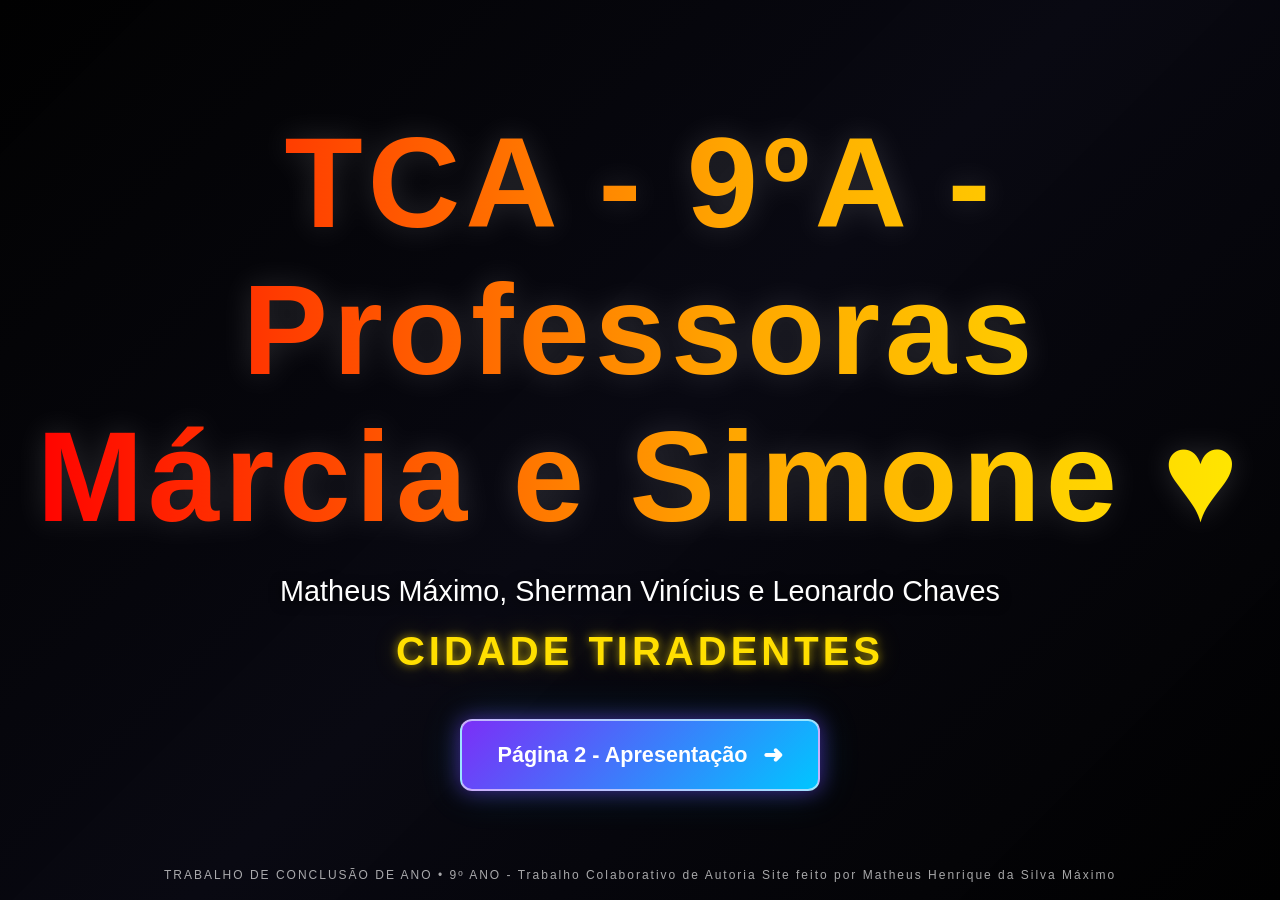
<file: index.html>
<!DOCTYPE html>
<html lang="pt-BR">
<head>
    <meta charset="UTF-8">
    <meta name="viewport" content="width=device-width, initial-scale=1.0">
    <title>TCA - 9ºA | Cidade Tiradentes</title>
    <link rel="stylesheet" href="style.css">
</head>
<body>

    <div class="fundo"></div>
    <div class="sobreposicao"></div>

    <main class="conteudo">
        <h1 class="titulo-rgb">
            TCA - 9ºA - Professoras Márcia e Simone ♥️
        </h1>

        <h2 class="nomes">
            Matheus Máximo, Sherman Vinícius e Leonardo Chaves
        </h2>

        <p class="subtitulo">
            Cidade Tiradentes
        </p>

        <button class="botao" id="botaoPagina2">
            Página 2 - Apresentação
            <span class="seta">➜</span>
        </button>
    </main>

    <footer>
        TRABALHO DE CONCLUSÃO DE ANO • 9º ANO - Trabalho Colaborativo de Autoria
      Site feito por Matheus Henrique da Silva Máximo
    </footer>

    <script src="script.js"></script>
</body>
</html>
</file>
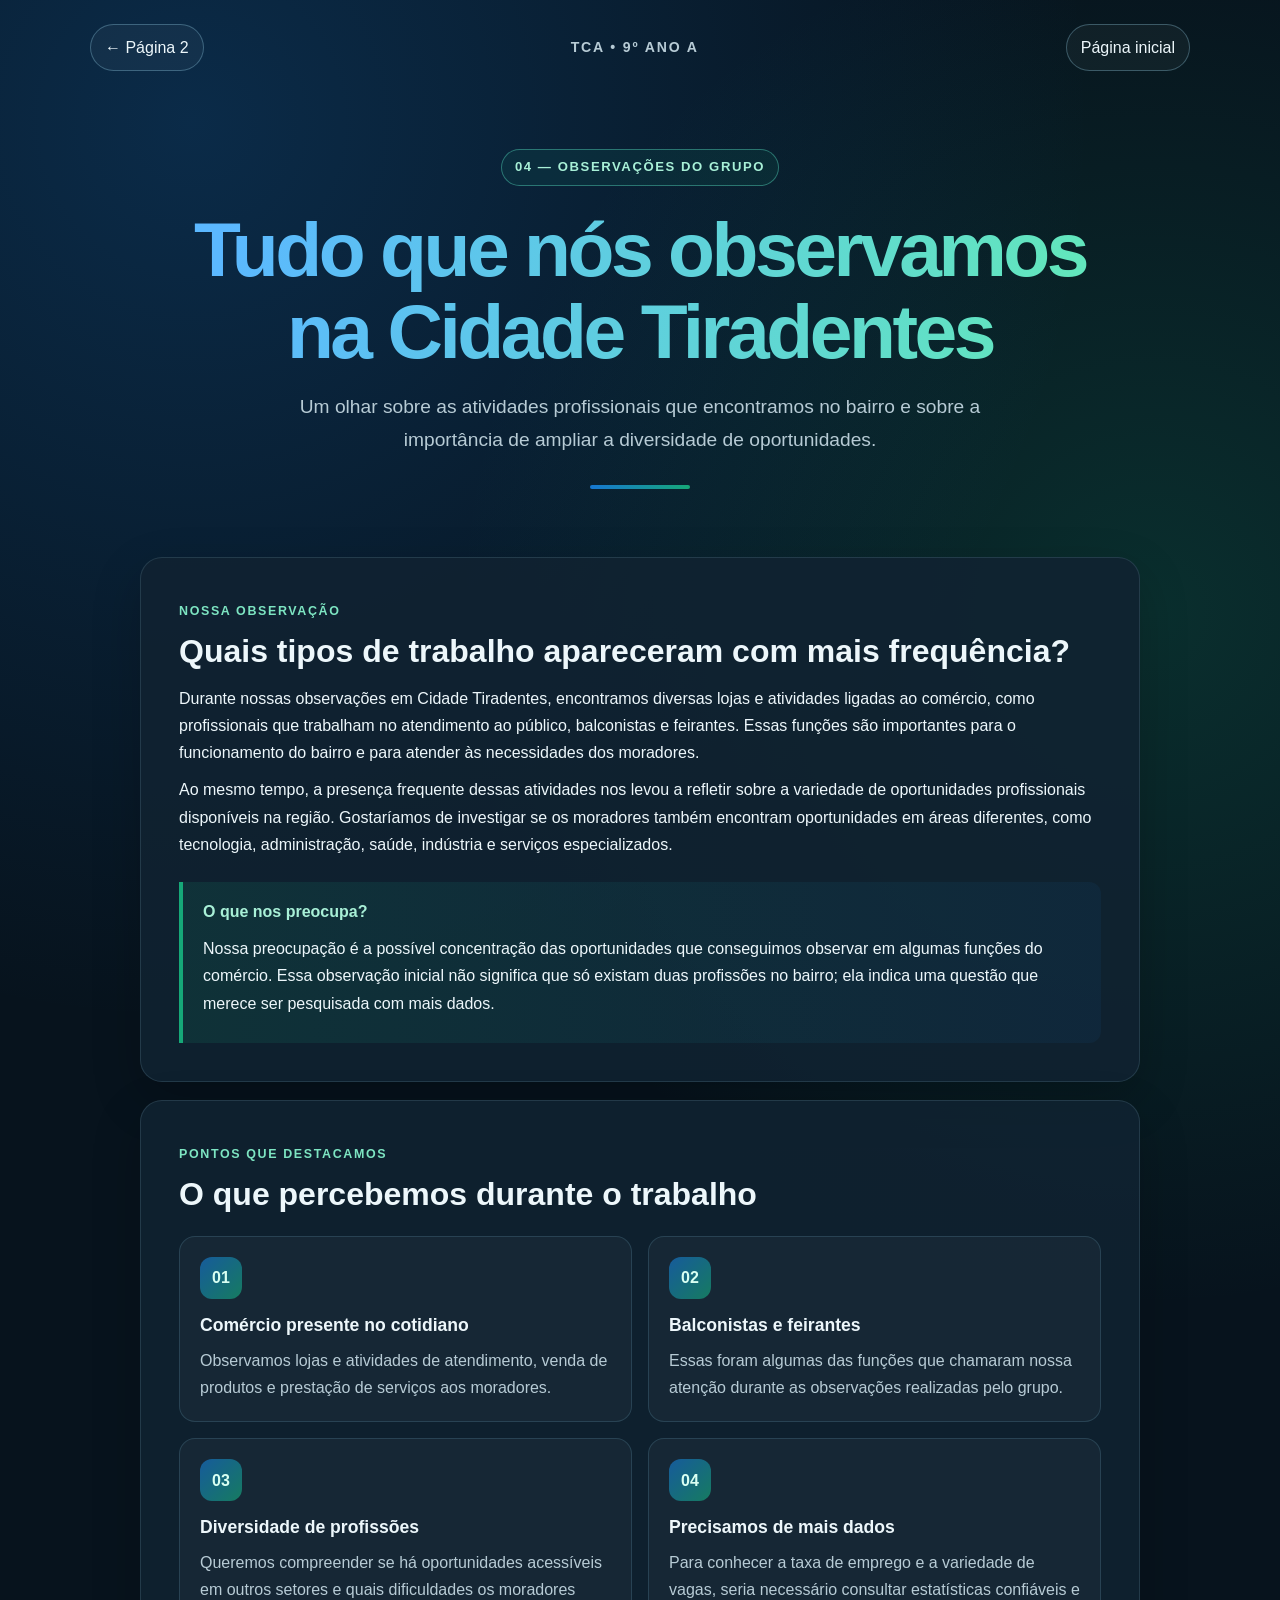
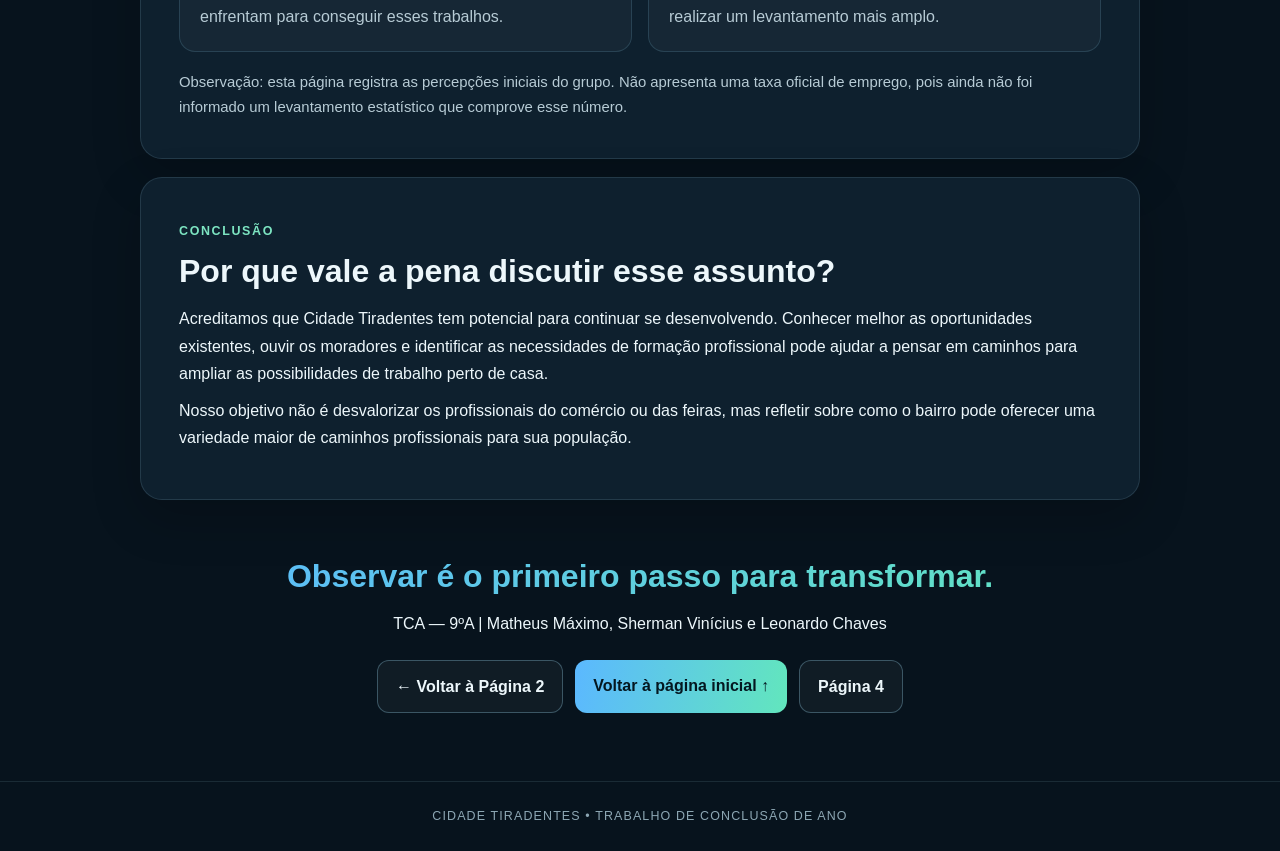
<file: pagina3.html>
<!DOCTYPE html>
<html lang="pt-BR">
<head>
<meta charset="UTF-8">
<meta name="viewport" content="width=device-width, initial-scale=1.0">
<title>Página 3 — Observações de Cidade Tiradentes</title>
<style>
:root{--blue:#1677d2;--green:#16a878;--bg:#07131d;--card:#102331;--text:#edf7fb;--muted:#b7cbd5}
*{box-sizing:border-box}html{scroll-behavior:smooth}
body{margin:0;font-family:"Segoe UI",Arial,sans-serif;color:var(--text);background:radial-gradient(circle at 15% 5%,#1677d23d,transparent 35%),radial-gradient(circle at 90% 25%,#16a87830,transparent 32%),var(--bg);line-height:1.7}
a{color:inherit}.topo{width:min(1100px,92%);margin:auto;padding:24px 0 10px;display:flex;justify-content:space-between;align-items:center;gap:14px;flex-wrap:wrap}
.voltar,.botao{text-decoration:none;border:1px solid #a0dcf54d;padding:9px 14px;border-radius:999px;background:#ffffff0a;transition:.2s}
.voltar:hover,.botao:hover{transform:translateY(-2px);background:#ffffff17}.identificacao{color:var(--muted);font-size:.88rem;letter-spacing:.13em;font-weight:700}
.hero{width:min(1100px,92%);margin:auto;padding:68px 0 50px;text-align:center}
.etiqueta{display:inline-block;padding:6px 13px;border:1px solid #53d0b573;border-radius:999px;color:#a8f0d7;background:#16a87817;font-size:.82rem;letter-spacing:.12em;font-weight:800}
h1{max-width:980px;margin:22px auto 18px;font-family:"Trebuchet MS","Segoe UI",sans-serif;font-size:clamp(2.4rem,6vw,4.8rem);line-height:1.08;letter-spacing:-.045em;background:linear-gradient(100deg,#5bb8ff 8%,#62e6bd 92%);-webkit-background-clip:text;background-clip:text;color:transparent}
.subtitulo{max-width:720px;margin:auto;color:var(--muted);font-size:clamp(1rem,2.2vw,1.2rem)}.linha{width:100px;height:4px;margin:28px auto 0;border-radius:5px;background:linear-gradient(90deg,var(--blue),var(--green))}
main{width:min(1000px,92%);margin:auto;padding-bottom:60px}.cartao{margin:18px 0;padding:clamp(22px,4vw,38px);border:1px solid #a4d3e724;border-radius:22px;background:#102331e0;box-shadow:0 18px 50px #0003}
.numero{color:#7de5c2;font-weight:800;letter-spacing:.13em;font-size:.78rem;text-transform:uppercase}h2{margin:8px 0 14px;font-size:clamp(1.45rem,3vw,2rem);line-height:1.25}p{margin:10px 0}
.destaque{border-left:4px solid var(--green);padding:16px 20px;margin-top:24px;border-radius:0 12px 12px 0;background:linear-gradient(90deg,#16a87821,#1677d212)}.destaque strong{color:#a8f0d7}
.observacoes{display:grid;grid-template-columns:repeat(2,minmax(0,1fr));gap:16px;margin-top:22px}.item{padding:20px;border-radius:16px;border:1px solid #82cae62b;background:#ffffff09}.icone{display:inline-grid;place-items:center;width:42px;height:42px;border-radius:12px;color:#d9fff2;background:linear-gradient(135deg,#1677d2a6,#16a878a6);font-weight:800}.item h3{margin:12px 0 6px;font-size:1.1rem}.item p,.nota{margin:0;color:var(--muted)}.nota{font-size:.93rem;padding-top:18px}
.encerramento{text-align:center;padding:30px 0 8px}.encerramento h2{background:linear-gradient(100deg,#5bb8ff,#62e6bd);-webkit-background-clip:text;background-clip:text;color:transparent}.botoes{display:flex;justify-content:center;gap:12px;flex-wrap:wrap;margin-top:22px}.botao{display:inline-block;padding:12px 18px;border-radius:12px;font-weight:750}.botao.principal{color:#041720;border:0;background:linear-gradient(100deg,#5bb8ff,#62e6bd)}
footer{text-align:center;padding:24px 5%;border-top:1px solid #a4d3e71f;color:#8da7b4;font-size:.78rem;letter-spacing:.09em}
@media(max-width:650px){.observacoes{grid-template-columns:1fr}.hero{padding-top:48px}.topo{align-items:flex-start}}
@media(prefers-reduced-motion:reduce){html{scroll-behavior:auto}*,*::before,*::after{transition:none!important}}
</style>
</head>
<body>
<nav class="topo" aria-label="Navegação principal">
<a class="voltar" href="pagina2.html">← Página 2</a><span class="identificacao">TCA • 9º ANO A</span><a class="voltar" href="index.html">Página inicial</a>
</nav>
<header class="hero">
<span class="etiqueta">04 — OBSERVAÇÕES DO GRUPO</span>
<h1>Tudo que nós observamos na Cidade Tiradentes</h1>
<p class="subtitulo">Um olhar sobre as atividades profissionais que encontramos no bairro e sobre a importância de ampliar a diversidade de oportunidades.</p><div class="linha"></div>
</header>
<main>
<section class="cartao">
<span class="numero">Nossa observação</span><h2>Quais tipos de trabalho apareceram com mais frequência?</h2>
<p>Durante nossas observações em Cidade Tiradentes, encontramos diversas lojas e atividades ligadas ao comércio, como profissionais que trabalham no atendimento ao público, balconistas e feirantes. Essas funções são importantes para o funcionamento do bairro e para atender às necessidades dos moradores.</p>
<p>Ao mesmo tempo, a presença frequente dessas atividades nos levou a refletir sobre a variedade de oportunidades profissionais disponíveis na região. Gostaríamos de investigar se os moradores também encontram oportunidades em áreas diferentes, como tecnologia, administração, saúde, indústria e serviços especializados.</p>
<div class="destaque"><strong>O que nos preocupa?</strong><p>Nossa preocupação é a possível concentração das oportunidades que conseguimos observar em algumas funções do comércio. Essa observação inicial não significa que só existam duas profissões no bairro; ela indica uma questão que merece ser pesquisada com mais dados.</p></div>
</section>
<section class="cartao">
<span class="numero">Pontos que destacamos</span><h2>O que percebemos durante o trabalho</h2>
<div class="observacoes">
<article class="item"><span class="icone">01</span><h3>Comércio presente no cotidiano</h3><p>Observamos lojas e atividades de atendimento, venda de produtos e prestação de serviços aos moradores.</p></article>
<article class="item"><span class="icone">02</span><h3>Balconistas e feirantes</h3><p>Essas foram algumas das funções que chamaram nossa atenção durante as observações realizadas pelo grupo.</p></article>
<article class="item"><span class="icone">03</span><h3>Diversidade de profissões</h3><p>Queremos compreender se há oportunidades acessíveis em outros setores e quais dificuldades os moradores enfrentam para conseguir esses trabalhos.</p></article>
<article class="item"><span class="icone">04</span><h3>Precisamos de mais dados</h3><p>Para conhecer a taxa de emprego e a variedade de vagas, seria necessário consultar estatísticas confiáveis e realizar um levantamento mais amplo.</p></article>
</div>
<p class="nota">Observação: esta página registra as percepções iniciais do grupo. Não apresenta uma taxa oficial de emprego, pois ainda não foi informado um levantamento estatístico que comprove esse número.</p>
</section>
<section class="cartao">
<span class="numero">Conclusão</span><h2>Por que vale a pena discutir esse assunto?</h2>
<p>Acreditamos que Cidade Tiradentes tem potencial para continuar se desenvolvendo. Conhecer melhor as oportunidades existentes, ouvir os moradores e identificar as necessidades de formação profissional pode ajudar a pensar em caminhos para ampliar as possibilidades de trabalho perto de casa.</p>
<p>Nosso objetivo não é desvalorizar os profissionais do comércio ou das feiras, mas refletir sobre como o bairro pode oferecer uma variedade maior de caminhos profissionais para sua população.</p>
</section>
<section class="encerramento">
<h2>Observar é o primeiro passo para transformar.</h2><p>TCA — 9ºA | Matheus Máximo, Sherman Vinícius e Leonardo Chaves</p>
<div class="botoes"><a class="botao" href="pagina2.html">← Voltar à Página 2</a><a class="botao principal" href="index.html">Voltar à página inicial ↑</a><a class="botao 2" href="pagina4.html">Página 4</a></div>
</section>
</main>
<footer>CIDADE TIRADENTES • TRABALHO DE CONCLUSÃO DE ANO</footer>
</body>
</html>
</file>
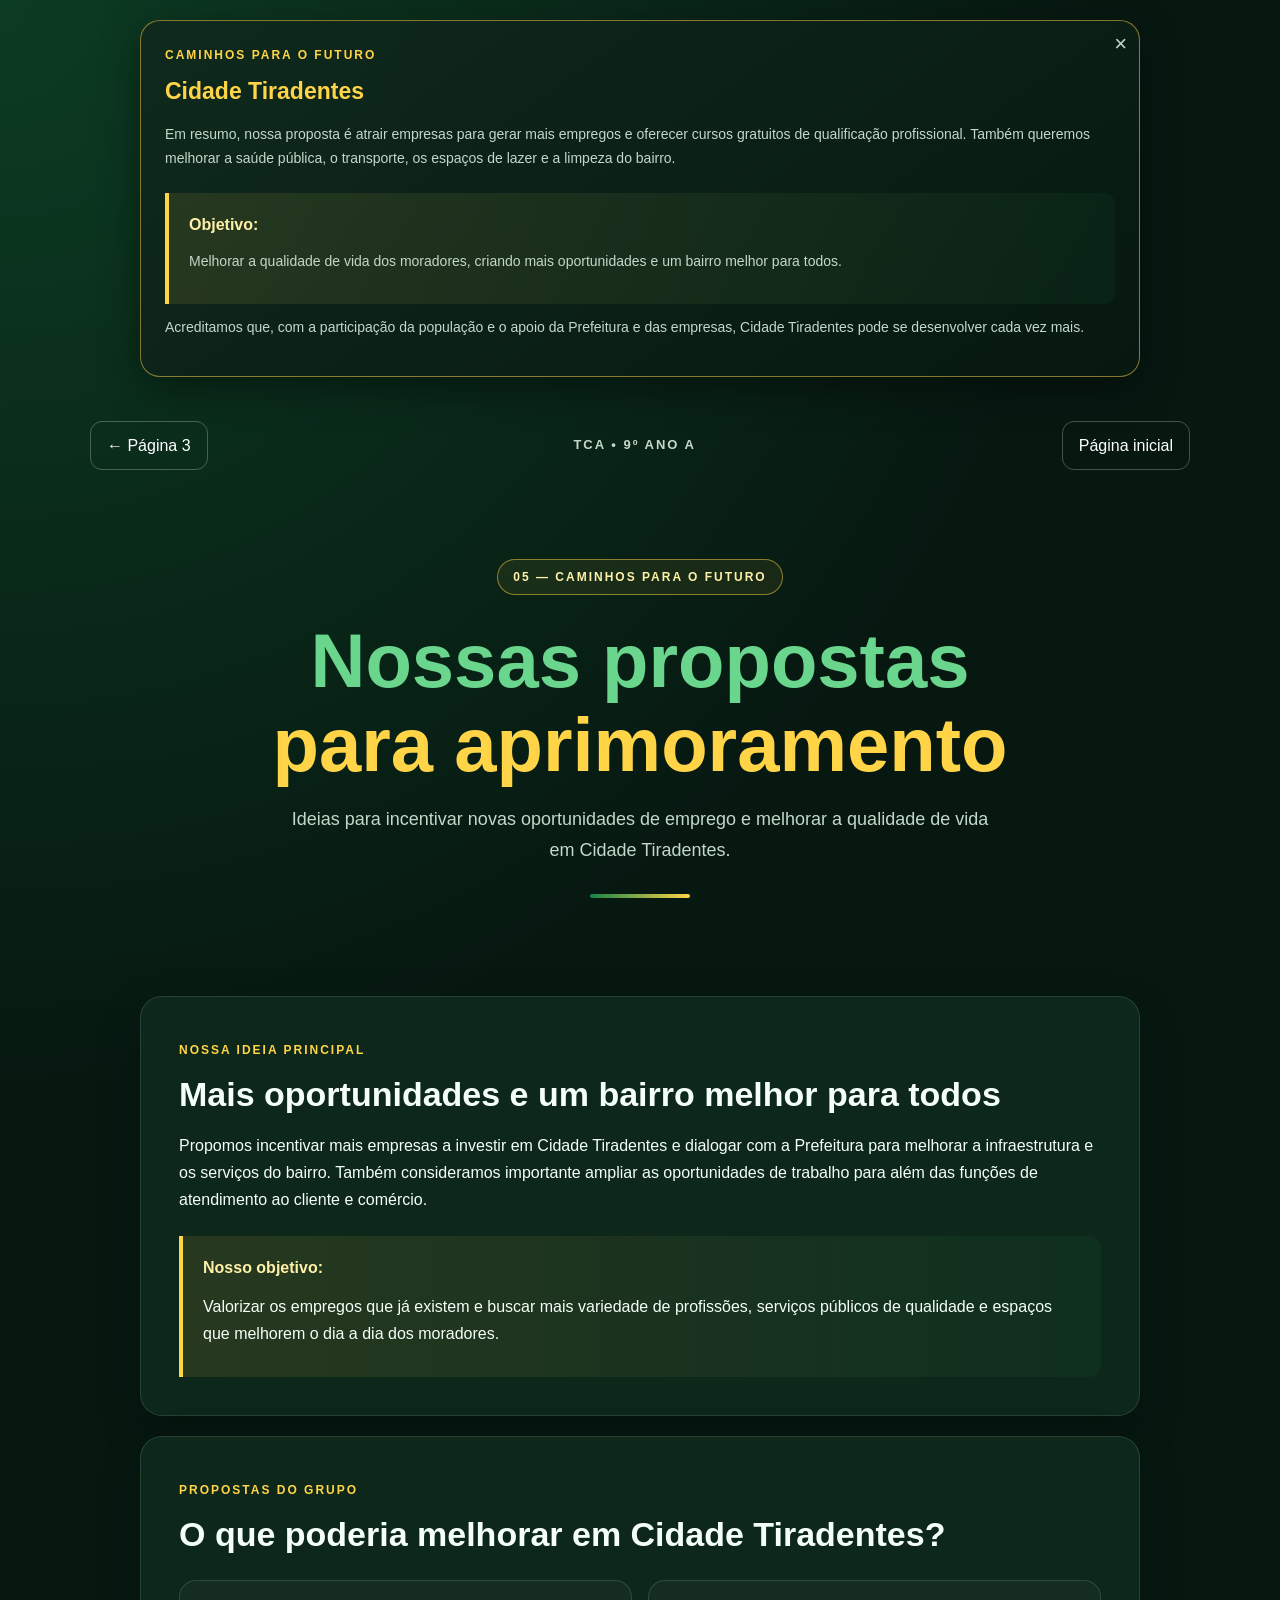
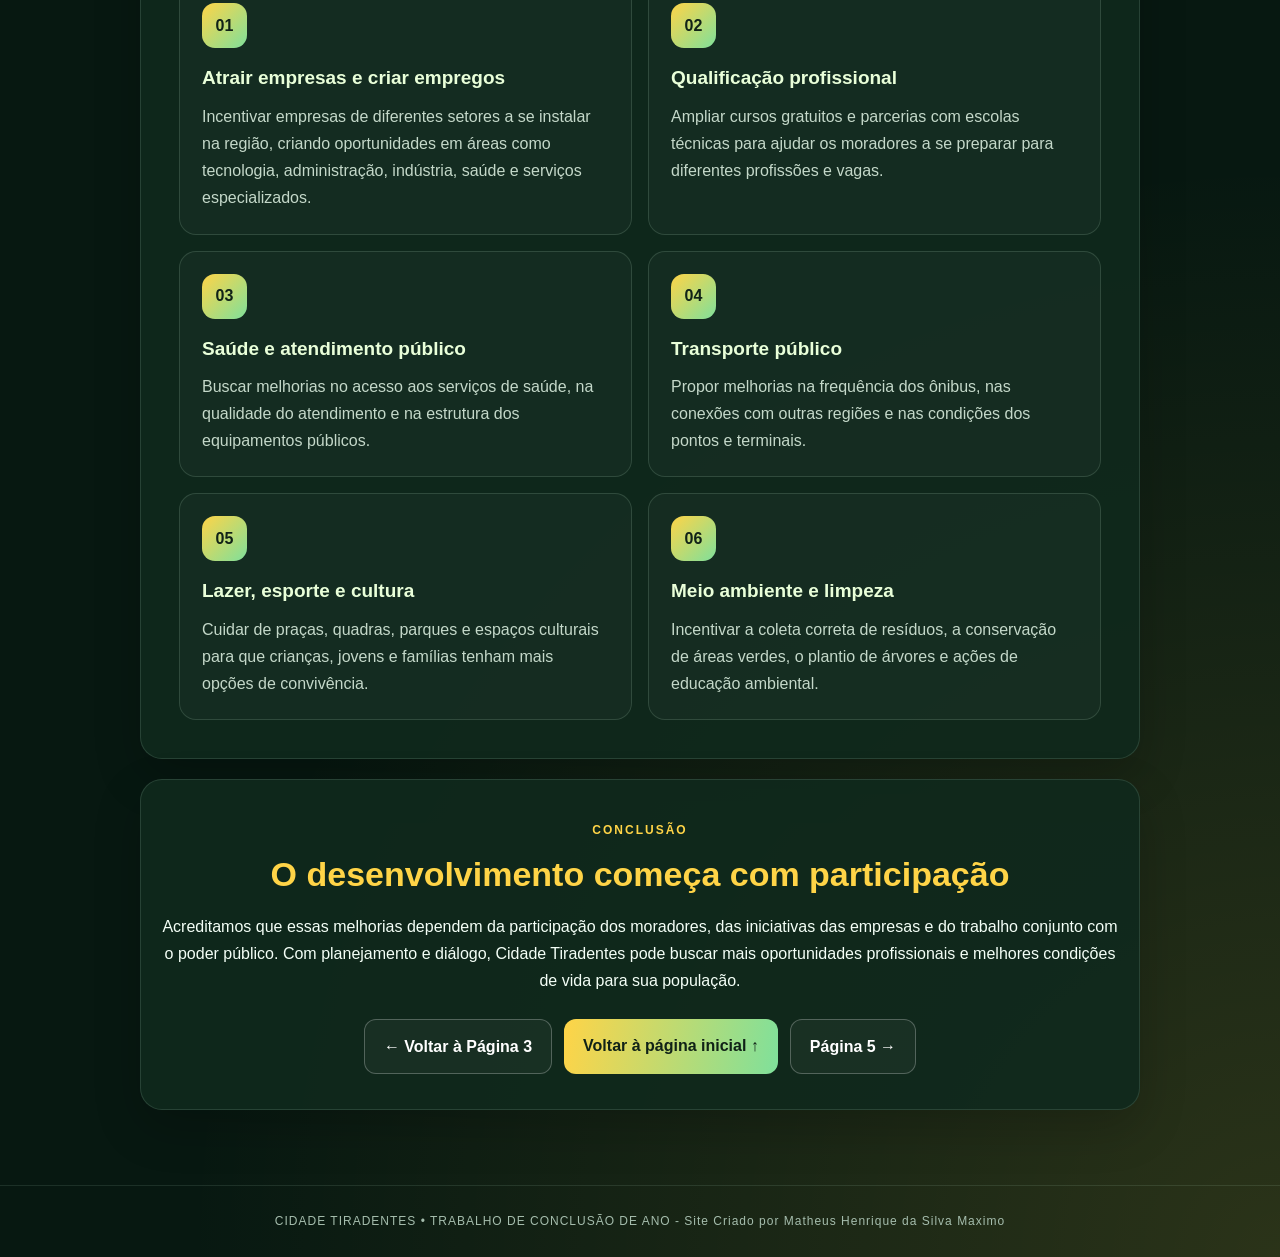
<file: pagina4.html>
<!DOCTYPE html>
<html lang="pt-BR">
<head>
    <meta charset="UTF-8">
    <meta name="viewport" content="width=device-width, initial-scale=1.0">
    <title>Página 4 - Nossas propostas</title>

    <style>
        * {
            box-sizing: border-box;
            margin: 0;
            padding: 0;
        }

        html {
            scroll-behavior: smooth;
        }

        body {
            font-family: "Segoe UI", Arial, sans-serif;
            color: #f4fff7;
            background:
                radial-gradient(circle at top left, #16844755, transparent 35%),
                radial-gradient(circle at bottom right, #ffd44725, transparent 35%),
                #071811;
            line-height: 1.7;
        }

        .topo {
            width: 92%;
            max-width: 1100px;
            margin: auto;
            padding: 24px 0;
            display: flex;
            justify-content: space-between;
            align-items: center;
            flex-wrap: wrap;
            gap: 12px;
        }

        .link {
            color: white;
            text-decoration: none;
            padding: 10px 16px;
            border: 1px solid #ffffff40;
            border-radius: 12px;
            transition: 0.2s;
        }

        .link:hover {
            background: #ffffff18;
            transform: translateY(-2px);
        }

        .identificacao {
            color: #c4d8c9;
            font-size: 13px;
            letter-spacing: 2px;
            font-weight: bold;
        }

        .hero {
            width: 92%;
            max-width: 1100px;
            margin: auto;
            padding: 65px 0 50px;
            text-align: center;
        }

        .etiqueta {
            display: inline-block;
            color: #fff0a8;
            border: 1px solid #ffd44780;
            background: #ffd44712;
            padding: 7px 15px;
            border-radius: 30px;
            font-size: 12px;
            letter-spacing: 2px;
            font-weight: bold;
        }

        h1 {
            margin: 24px auto 18px;
            max-width: 1000px;
            font-family: "Trebuchet MS", "Segoe UI", sans-serif;
            font-size: clamp(36px, 6vw, 76px);
            line-height: 1.1;
            color: #ffd447;
        }

        h1 span {
            color: #69d58d;
        }

        .subtitulo {
            max-width: 720px;
            margin: auto;
            color: #c4d8c9;
            font-size: 18px;
        }

        .linha {
            width: 100px;
            height: 4px;
            margin: 28px auto;
            border-radius: 5px;
            background: linear-gradient(90deg, #168447, #ffd447);
        }

        main {
            width: 92%;
            max-width: 1000px;
            margin: auto;
            padding-bottom: 55px;
        }

        .secao {
            margin: 20px 0;
            padding: clamp(22px, 4vw, 38px);
            border: 1px solid #c8f2d522;
            border-radius: 22px;
            background: #10291de8;
            box-shadow: 0 18px 48px #0003;
        }

        .numero {
            color: #ffd447;
            font-size: 12px;
            font-weight: bold;
            letter-spacing: 2px;
        }

        h2 {
            margin: 10px 0 16px;
            font-size: clamp(24px, 3vw, 34px);
            line-height: 1.3;
        }

        p {
            margin: 12px 0;
        }

        .destaque {
            margin-top: 22px;
            padding: 18px 20px;
            border-left: 4px solid #ffd447;
            border-radius: 0 12px 12px 0;
            background: linear-gradient(90deg, #ffd4471a, #16844715);
        }

        .destaque strong {
            color: #fff0a8;
        }

        .grade {
            display: grid;
            grid-template-columns: repeat(2, minmax(0, 1fr));
            gap: 16px;
            margin-top: 24px;
        }

        .proposta {
            padding: 22px;
            border: 1px solid #c8f2d526;
            border-radius: 17px;
            background: #ffffff07;
            transition: transform 0.25s, border-color 0.25s;
        }

        .proposta:hover {
            transform: translateY(-4px);
            border-color: #ffd44780;
        }

        .icone {
            display: grid;
            place-items: center;
            width: 45px;
            height: 45px;
            border-radius: 13px;
            color: #102217;
            background: linear-gradient(135deg, #ffd447, #7fe09b);
            font-weight: 900;
        }

        h3 {
            margin: 14px 0 8px;
            font-size: 19px;
            color: #e9ffd9;
        }

        .proposta p {
            margin: 0;
            color: #c4d8c9;
        }

        .conclusao {
            text-align: center;
            padding: 35px 20px;
        }

        .conclusao h2 {
            color: #ffd447;
        }

        .botoes {
            display: flex;
            justify-content: center;
            gap: 12px;
            flex-wrap: wrap;
            margin-top: 25px;
        }

        .botao {
            display: inline-block;
            padding: 13px 19px;
            border-radius: 12px;
            text-decoration: none;
            font-weight: bold;
            color: white;
            border: 1px solid #ffffff40;
            background: #ffffff0a;
            transition: transform 0.2s;
        }

        .botao:hover {
            transform: translateY(-3px);
        }

.botao2 {
    display: inline-block;
    padding: 13px 19px;
    border-radius: 12px;
    text-decoration: none;
    font-weight: bold;
    color: white;
    border: 1px solid #ffffff40;
    background: #ffffff0a;
    transition: transform 0.2s, background 0.2s, box-shadow 0.2s;
}

.botao2:hover {
    transform: translateY(-3px);
    background: #ffffff18;
    box-shadow: 0 8px 20px #69d58d30;
}
        
        .botao.principal {
            color: #102217;
            border: none;
            background: linear-gradient(100deg, #ffd447, #7fe09b);
        }

        footer {
            padding: 25px 5%;
            border-top: 1px solid #c8f2d51c;
            color: #a5bdad;
            text-align: center;
            font-size: 12px;
            letter-spacing: 1px;
        }

        @media (max-width: 650px) {
            .grade {
                grid-template-columns: 1fr;
            }

            .hero {
                padding-top: 45px;
            }

            .topo {
                justify-content: center;
            }
        }

        @media (prefers-reduced-motion: reduce) {
            html {
                scroll-behavior: auto;
            }

            *, *::before, *::after {
                transition: none !important;
            }
        }

/* SLIDE LATERAL DIREITO */
.slide-lateral {
    position: fixed;
    top: 50%;
    right: 20px;
    transform: translateY(-50%);
    width: 280px;
    max-height: 80vh;
    overflow-y: auto;
    padding: 24px;
    border: 1px solid #ffd44780;
    border-radius: 20px;
    background: linear-gradient(145deg, #10291dF5, #071811F5);
    box-shadow: 0 12px 40px #0006;
    z-index: 1000;
}

.slide-lateral .numero {
    display: block;
    margin-bottom: 12px;
}

.slide-lateral h2 {
    color: #ffd447;
    font-size: 23px;
    line-height: 1.3;
    margin: 0 0 16px;
}

.slide-lateral p {
    color: #c4d8c9;
    font-size: 14px;
    line-height: 1.7;
    margin: 12px 0;
}

.slide-lateral strong {
    color: #fff0a8;
}

.slide-lateral .fechar-slide {
    position: absolute;
    top: 10px;
    right: 12px;
    border: none;
    background: transparent;
    color: #c4d8c9;
    font-size: 22px;
    cursor: pointer;
}

@media (max-width: 1350px) {
    .slide-lateral {
        position: relative;
        top: auto;
        right: auto;
        transform: none;
        width: 92%;
        max-width: 1000px;
        max-height: none;
        margin: 20px auto;
    }
}

@media (max-width: 650px) {
    .slide-lateral {
        padding: 22px;
    }
}
        
        
    </style>
</head>


<aside class="slide-lateral" id="slideLateral">
    <button
        class="fechar-slide"
        onclick="document.getElementById('slideLateral').style.display='none'"
        aria-label="Fechar slide"
        title="Fechar"
    >×</button>

    <span class="numero">CAMINHOS PARA O FUTURO</span>

    <h2>Cidade Tiradentes</h2>

    <p>
        Em resumo, nossa proposta é atrair empresas para gerar mais
        empregos e oferecer cursos gratuitos de qualificação profissional.
        Também queremos melhorar a saúde pública, o transporte,
        os espaços de lazer e a limpeza do bairro.
    </p>

    <div class="destaque">
        <strong>Objetivo:</strong>
        <p>
            Melhorar a qualidade de vida dos moradores, criando mais
            oportunidades e um bairro melhor para todos.
        </p>
    </div>

    <p>
        Acreditamos que, com a participação da população e o apoio da
        Prefeitura e das empresas, Cidade Tiradentes pode se desenvolver
        cada vez mais.
    </p>
</aside>
    
    
<body>

    <nav class="topo">
        <a class="link" href="pagina3.html">← Página 3</a>
        <span class="identificacao">TCA • 9º ANO A</span>
        <a class="link" href="index.html">Página inicial</a>
    </nav>

    <header class="hero">
        <span class="etiqueta">05 — CAMINHOS PARA O FUTURO</span>

        <h1>
            <span>Nossas propostas</span><br>
            para aprimoramento
        </h1>

        <p class="subtitulo">
            Ideias para incentivar novas oportunidades de emprego
            e melhorar a qualidade de vida em Cidade Tiradentes.
        </p>

        <div class="linha"></div>
    </header>

    <main>

        <section class="secao">
            <span class="numero">NOSSA IDEIA PRINCIPAL</span>

            <h2>Mais oportunidades e um bairro melhor para todos</h2>

            <p>
                Propomos incentivar mais empresas a investir em Cidade
                Tiradentes e dialogar com a Prefeitura para melhorar
                a infraestrutura e os serviços do bairro. Também
                consideramos importante ampliar as oportunidades de
                trabalho para além das funções de atendimento ao cliente
                e comércio.
            </p>

            <div class="destaque">
                <strong>Nosso objetivo:</strong>
                <p>
                    Valorizar os empregos que já existem e buscar mais
                    variedade de profissões, serviços públicos de qualidade
                    e espaços que melhorem o dia a dia dos moradores.
                </p>
            </div>
        </section>

        <section class="secao">
            <span class="numero">PROPOSTAS DO GRUPO</span>

            <h2>O que poderia melhorar em Cidade Tiradentes?</h2>

            <div class="grade">

                <article class="proposta">
                    <span class="icone">01</span>
                    <h3>Atrair empresas e criar empregos</h3>
                    <p>
                        Incentivar empresas de diferentes setores a se
                        instalar na região, criando oportunidades em áreas
                        como tecnologia, administração, indústria, saúde
                        e serviços especializados.
                    </p>
                </article>

                <article class="proposta">
                    <span class="icone">02</span>
                    <h3>Qualificação profissional</h3>
                    <p>
                        Ampliar cursos gratuitos e parcerias com escolas
                        técnicas para ajudar os moradores a se preparar
                        para diferentes profissões e vagas.
                    </p>
                </article>

                <article class="proposta">
                    <span class="icone">03</span>
                    <h3>Saúde e atendimento público</h3>
                    <p>
                        Buscar melhorias no acesso aos serviços de saúde,
                        na qualidade do atendimento e na estrutura dos
                        equipamentos públicos.
                    </p>
                </article>

                <article class="proposta">
                    <span class="icone">04</span>
                    <h3>Transporte público</h3>
                    <p>
                        Propor melhorias na frequência dos ônibus, nas
                        conexões com outras regiões e nas condições dos
                        pontos e terminais.
                    </p>
                </article>

                <article class="proposta">
                    <span class="icone">05</span>
                    <h3>Lazer, esporte e cultura</h3>
                    <p>
                        Cuidar de praças, quadras, parques e espaços
                        culturais para que crianças, jovens e famílias
                        tenham mais opções de convivência.
                    </p>
                </article>

                <article class="proposta">
                    <span class="icone">06</span>
                    <h3>Meio ambiente e limpeza</h3>
                    <p>
                        Incentivar a coleta correta de resíduos, a
                        conservação de áreas verdes, o plantio de árvores
                        e ações de educação ambiental.
                    </p>
                </article>

            </div>
        </section>

        <section class="secao conclusao">
            <span class="numero">CONCLUSÃO</span>

            <h2>O desenvolvimento começa com participação</h2>

            <p>
                Acreditamos que essas melhorias dependem da participação
                dos moradores, das iniciativas das empresas e do trabalho
                conjunto com o poder público. Com planejamento e diálogo,
                Cidade Tiradentes pode buscar mais oportunidades
                profissionais e melhores condições de vida para sua população.
            </p>

            <div class="botoes">
                <a class="botao" href="pagina3.html">
                    ← Voltar à Página 3
                </a>

                <a class="botao principal" href="index.html">
                    Voltar à página inicial ↑
                </a>

                <a class="botao2" href="pagina5.html">
                    Página 5 →
                </a>
            </div>
        </section>

    </main>

    <footer>
        CIDADE TIRADENTES • TRABALHO DE CONCLUSÃO DE ANO - Site Criado por Matheus Henrique da Silva Maximo
    </footer>

</body>
</html>
</file>
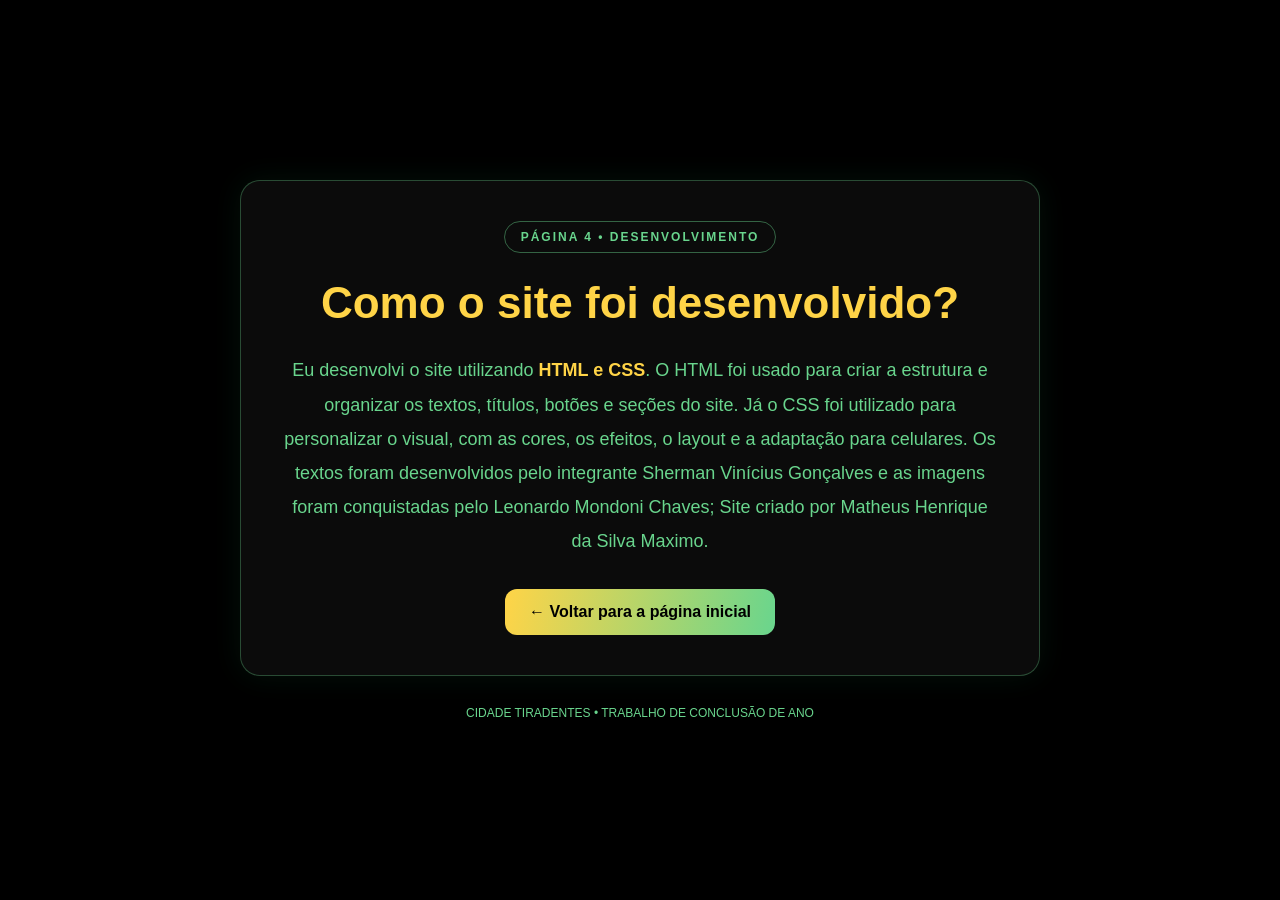
<file: pagina5.html>
<!DOCTYPE html>
<html lang="pt-BR">
<head>
    <meta charset="UTF-8">
    <meta name="viewport" content="width=device-width, initial-scale=1.0">
    <title>Página 4 - Bibliografia</title>

    <style>
        * {
            margin: 0;
            padding: 0;
            box-sizing: border-box;
        }

        body {
            font-family: "Segoe UI", Arial, sans-serif;
            background: #000;
            color: #69d58d;
            min-height: 100vh;
            display: flex;
            flex-direction: column;
            justify-content: center;
            align-items: center;
            padding: 25px;
        }

        .conteudo {
            max-width: 800px;
            width: 100%;
            text-align: center;
            padding: 40px;
            border: 1px solid #69d58d50;
            border-radius: 20px;
            background: #0b0b0b;
            box-shadow: 0 0 30px #16844720;
        }

        .etiqueta {
            color: #69d58d;
            border: 1px solid #69d58d70;
            padding: 8px 16px;
            border-radius: 30px;
            display: inline-block;
            font-size: 12px;
            letter-spacing: 2px;
            font-weight: bold;
        }

        h1 {
            color: #ffd447;
            font-size: clamp(28px, 5vw, 44px);
            margin: 25px 0;
        }

        p {
            color: #69d58d;
            font-size: 18px;
            line-height: 1.9;
            margin-bottom: 30px;
        }

        .destaque {
            color: #ffd447;
            font-weight: bold;
        }

        .botao {
            display: inline-block;
            padding: 14px 24px;
            border-radius: 12px;
            text-decoration: none;
            font-weight: bold;
            color: #000;
            background: linear-gradient(100deg, #ffd447, #69d58d);
            transition: 0.25s;
        }

        .botao:hover {
            transform: translateY(-4px);
            box-shadow: 0 8px 25px #69d58d30;
        }

        footer {
            margin-top: 30px;
            color: #69d58d;
            font-size: 12px;
            text-align: center;
        }

        .qr-code {
            position: fixed;
            top: 50%;
            right: 30px;
            transform: translate(150%, -50%);
            opacity: 0;
            visibility: hidden;
            width: 280px;
            max-width: 75vw;
            padding: 15px;
            background: #0b0b0b;
            border: 2px solid #69d58d;
            border-radius: 18px;
            box-shadow: 0 0 30px #69d58d60;
            z-index: 9999;

            transition:
                transform 0.7s ease,
                opacity 0.7s ease,
                visibility 0.7s;
        }

        .qr-code.mostrar {
            transform: translate(0, -50%);
            opacity: 1;
            visibility: visible;
        }

        .qr-code img {
            display: block;
            width: 100%;
            height: auto;
            border-radius: 10px;
        }

        .qr-legenda {
            color: #69d58d;
            text-align: center;
            margin-top: 10px;
            font-size: 13px;
            font-weight: bold;
        }

        @media (max-width: 600px) {
            .conteudo {
                padding: 25px 20px;
            }

            p {
                font-size: 16px;
            }

            .qr-code {
                right: 15px;
                width: 230px;
            }
        }
    </style>
</head>

<body>

    <main class="conteudo">
        <span class="etiqueta">PÁGINA 4 • DESENVOLVIMENTO</span>

        <h1>Como o site foi desenvolvido?</h1>

        <p>
            Eu desenvolvi o site utilizando
            <span class="destaque">HTML e CSS</span>.
            O HTML foi usado para criar a estrutura e organizar os textos,
            títulos, botões e seções do site. Já o CSS foi utilizado para
            personalizar o visual, com as cores, os efeitos, o layout e
            a adaptação para celulares.

            Os textos foram desenvolvidos pelo integrante Sherman
            Vinícius Gonçalves e as imagens foram conquistadas pelo
            Leonardo Mondoni Chaves; Site criado por Matheus Henrique
            da Silva Maximo.
        </p>

        <a href="index.html" class="botao">
            ← Voltar para a página inicial
        </a>
    </main>

    <footer>
        CIDADE TIRADENTES • TRABALHO DE CONCLUSÃO DE ANO
    </footer>

    <div class="qr-code" id="qrCode">
        <img src="qr-code.png" alt="QR Code do projeto">
        <div class="qr-legenda">
            QR CODE • CIDADE TIRADENTES
        </div>
    </div>

    <script>
        const qrCode = document.getElementById("qrCode");

        document.addEventListener("keydown", function(event) {

            if (event.key.toLowerCase() === "m" &&
                !event.ctrlKey &&
                !event.altKey &&
                !event.metaKey) {

                qrCode.classList.toggle("mostrar");
            }

        });
    </script>

</body>
</html>
</file>
<file: style.css>
* {
    margin: 0;
    padding: 0;
    box-sizing: border-box;
}

body {
    min-height: 100vh;
    min-height: 100dvh;
    overflow: hidden;
    font-family: Arial, Helvetica, sans-serif;
    background: #080808;
    color: white;
}

.fundo {
    position: fixed;
    inset: -15px;

    background-image: url("https://cdn.agenciamural.org.br/2022/11/09151905/cidade-tiradentes_32xsp.jpg");
    background-position: center;
    background-size: cover;
    background-repeat: no-repeat;

    filter: blur(7px);
    transform: scale(1.05);
    z-index: -2;
}

.sobreposicao {
    position: fixed;
    inset: 0;

    background: linear-gradient(
        135deg,
        rgba(0, 0, 0, 0.78),
        rgba(10, 10, 25, 0.60),
        rgba(0, 0, 0, 0.82)
    );

    z-index: -1;
}

.conteudo {
    position: relative;
    min-height: 100vh;
    min-height: 100dvh;

    display: flex;
    flex-direction: column;
    justify-content: center;
    align-items: center;

    text-align: center;
    padding: 25px;
}

.titulo-rgb {
    font-size: clamp(3.5rem, 10vw, 8rem);
    font-weight: 900;
    letter-spacing: 5px;
    margin-bottom: 20px;

    background: linear-gradient(
        90deg,
        red,
        orange,
        yellow,
        lime,
        cyan,
        blue,
        magenta,
        red
    );

    background-size: 400%;
    background-clip: text;
    -webkit-background-clip: text;
    color: transparent;

    animation: rgb 6s linear infinite;

    filter: drop-shadow(0 0 15px rgba(255, 255, 255, 0.15));
}

@keyframes rgb {
    0% {
        background-position: 0%;
    }

    100% {
        background-position: 400%;
    }
}

.nomes {
    max-width: 1000px;
    font-size: clamp(1rem, 2.5vw, 1.8rem);
    font-weight: 500;
    color: white;
    line-height: 1.5;
    text-shadow: 0 2px 12px black;
}

.subtitulo {
    margin-top: 15px;
    margin-bottom: 45px;

    color: #ffdf00;
    font-size: clamp(1.4rem, 4vw, 2.5rem);
    font-weight: bold;
    letter-spacing: 4px;
    text-transform: uppercase;

    text-shadow:
        0 0 10px rgba(255, 223, 0, 0.6),
        0 0 25px rgba(255, 223, 0, 0.25);
}

.botao {
    position: relative;
    display: inline-flex;
    align-items: center;
    justify-content: center;
    gap: 15px;

    padding: 20px 35px;
    border: 2px solid rgba(255, 255, 255, 0.6);
    border-radius: 12px;

    background: linear-gradient(135deg, #7b2ff7, #00c6ff);
    color: white;

    font-size: clamp(1rem, 2.5vw, 1.35rem);
    font-weight: bold;
    cursor: pointer;

    box-shadow:
        0 0 20px rgba(123, 47, 247, 0.5),
        0 0 40px rgba(0, 198, 255, 0.2);

    transition:
        transform 0.3s ease,
        box-shadow 0.3s ease,
        filter 0.3s ease;
}

.botao:hover {
    transform: scale(1.08);
    filter: brightness(1.2);

    box-shadow:
        0 0 30px rgba(123, 47, 247, 0.8),
        0 0 60px rgba(0, 198, 255, 0.5);
}

.botao:active {
    transform: scale(0.96);
}

.seta {
    font-size: 1.5rem;
    transition: transform 0.3s ease;
}

.botao:hover .seta {
    transform: translateX(5px);
}

footer {
    position: fixed;
    bottom: 18px;
    left: 0;
    width: 100%;

    text-align: center;
    font-size: 0.75rem;
    letter-spacing: 2px;
    color: rgba(255, 255, 255, 0.65);
}

@media (max-width: 600px) {
    .titulo-rgb {
        letter-spacing: 2px;
    }

    .nomes {
        line-height: 1.8;
    }

    .subtitulo {
        letter-spacing: 2px;
        margin-bottom: 35px;
    }

    .botao {
        padding: 17px 20px;
        gap: 8px;
    }
}
</file>
